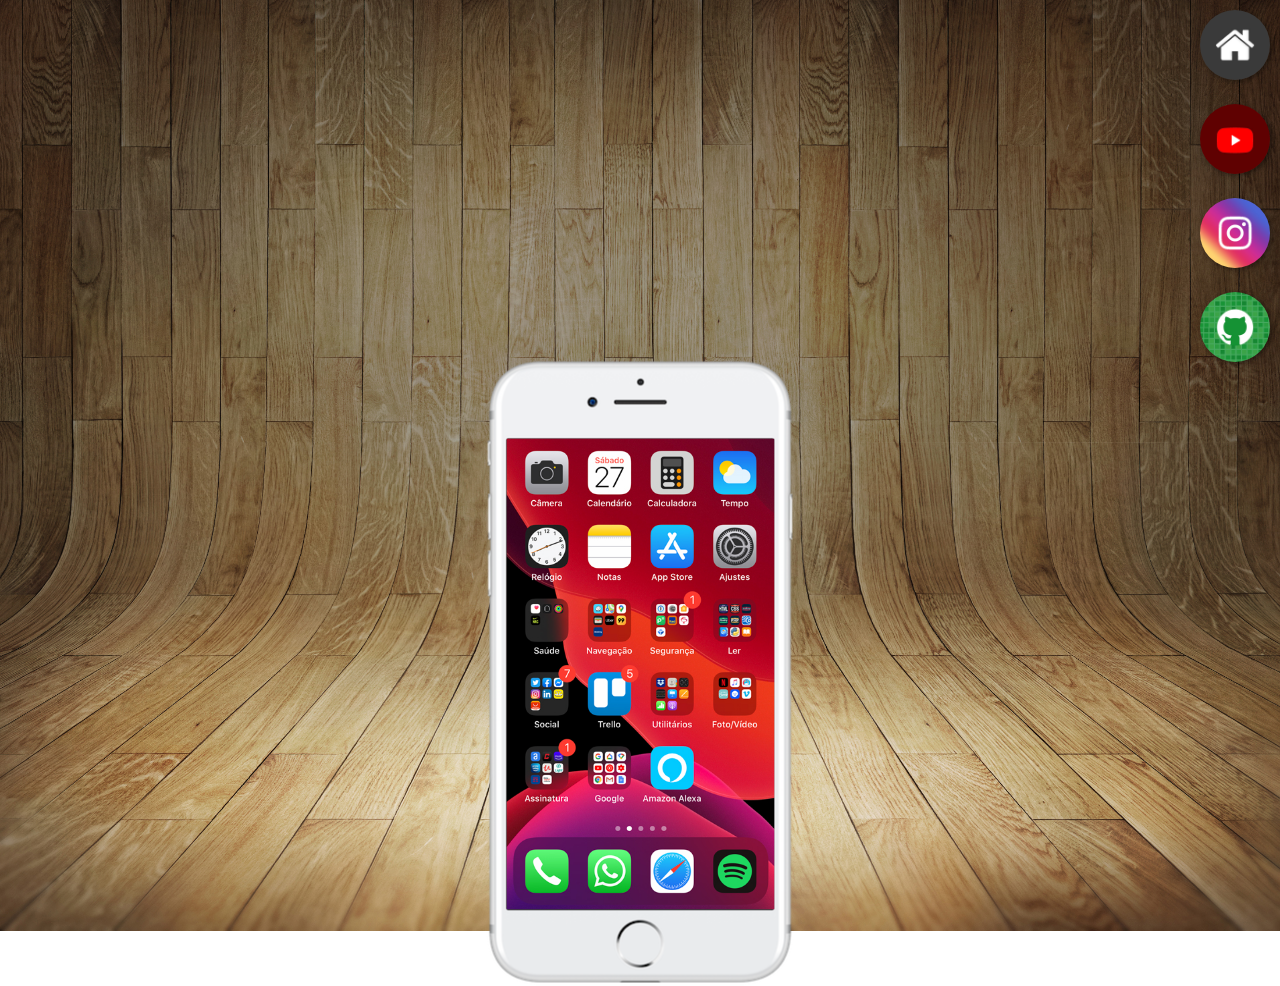
<file: index.html>
<!DOCTYPE html>
<html lang="pt-br">
<head>
    <meta charset="UTF-8">
    <meta name="viewport" content="width=device-width, initial-scale=1.0">
    <link rel="shortcut icon" href="favicon.ico" type="image/x-icon">
    <link rel="stylesheet" href="estilos/style.css">
    <title>Projeto Redes Socias</title>
</head>
<body>
    <main>
        <section class="telefone">
            <iframe src="home.html" frameborder="0" name="tela" id="tela" scrolling="auto">
                <p>Seu navegador não é compatível</p>
            </iframe>
        </section>

        <section class="rede-sociais">
            <a href="home.html" target="tela"><img src="imagens/logo-home.jpg" alt="Logo Home"></a> <br>

            <a href="yt.html" target="tela"> <img src="imagens/logo-youtube.jpg" alt="Logo Youtube"></a> <br>

            <a href="insta.html" target="tela"><img src="imagens/logo-instagram.jpg" alt="Logo Instagram"></a> <br>

            <a href="github.html" target="tela"> <img src="imagens/logo-github.jpg" alt="Logo Github"></a> <br>
            
        </section>
    </main>
</body>
</html>
</file>
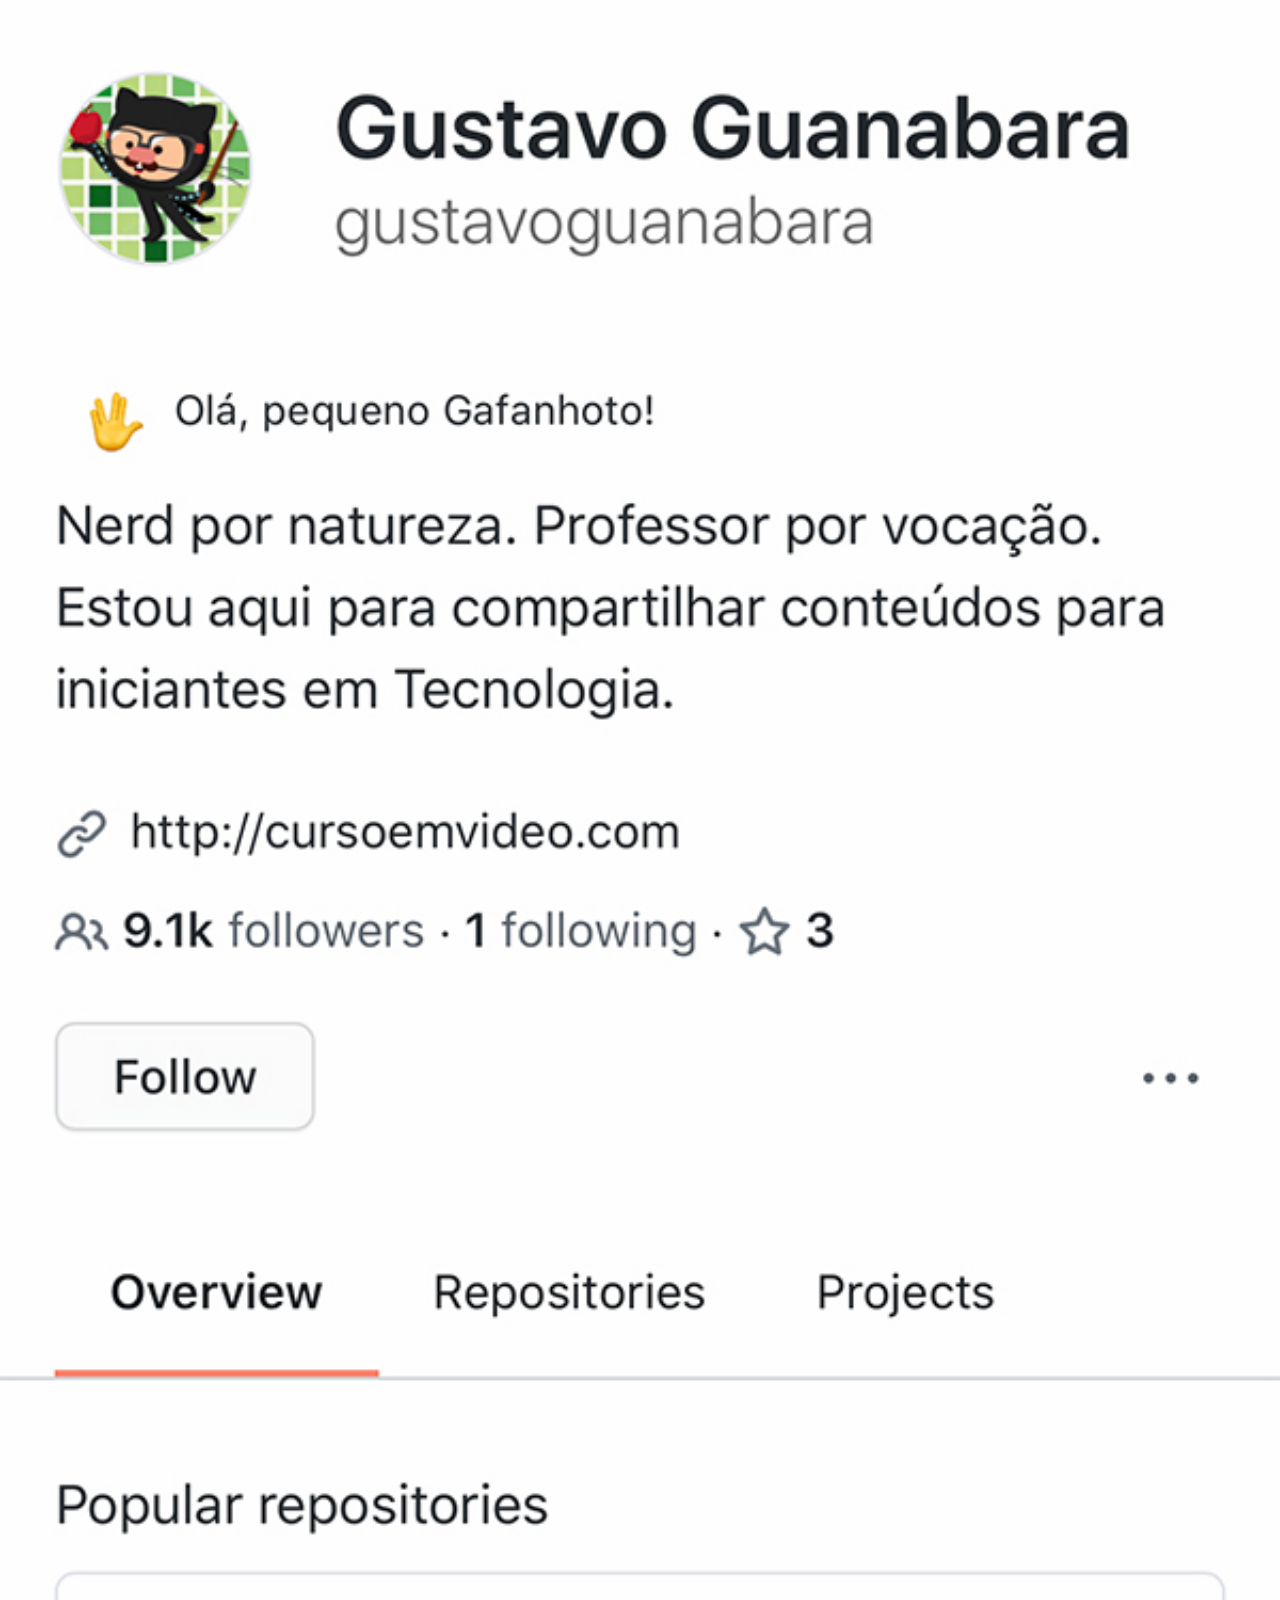
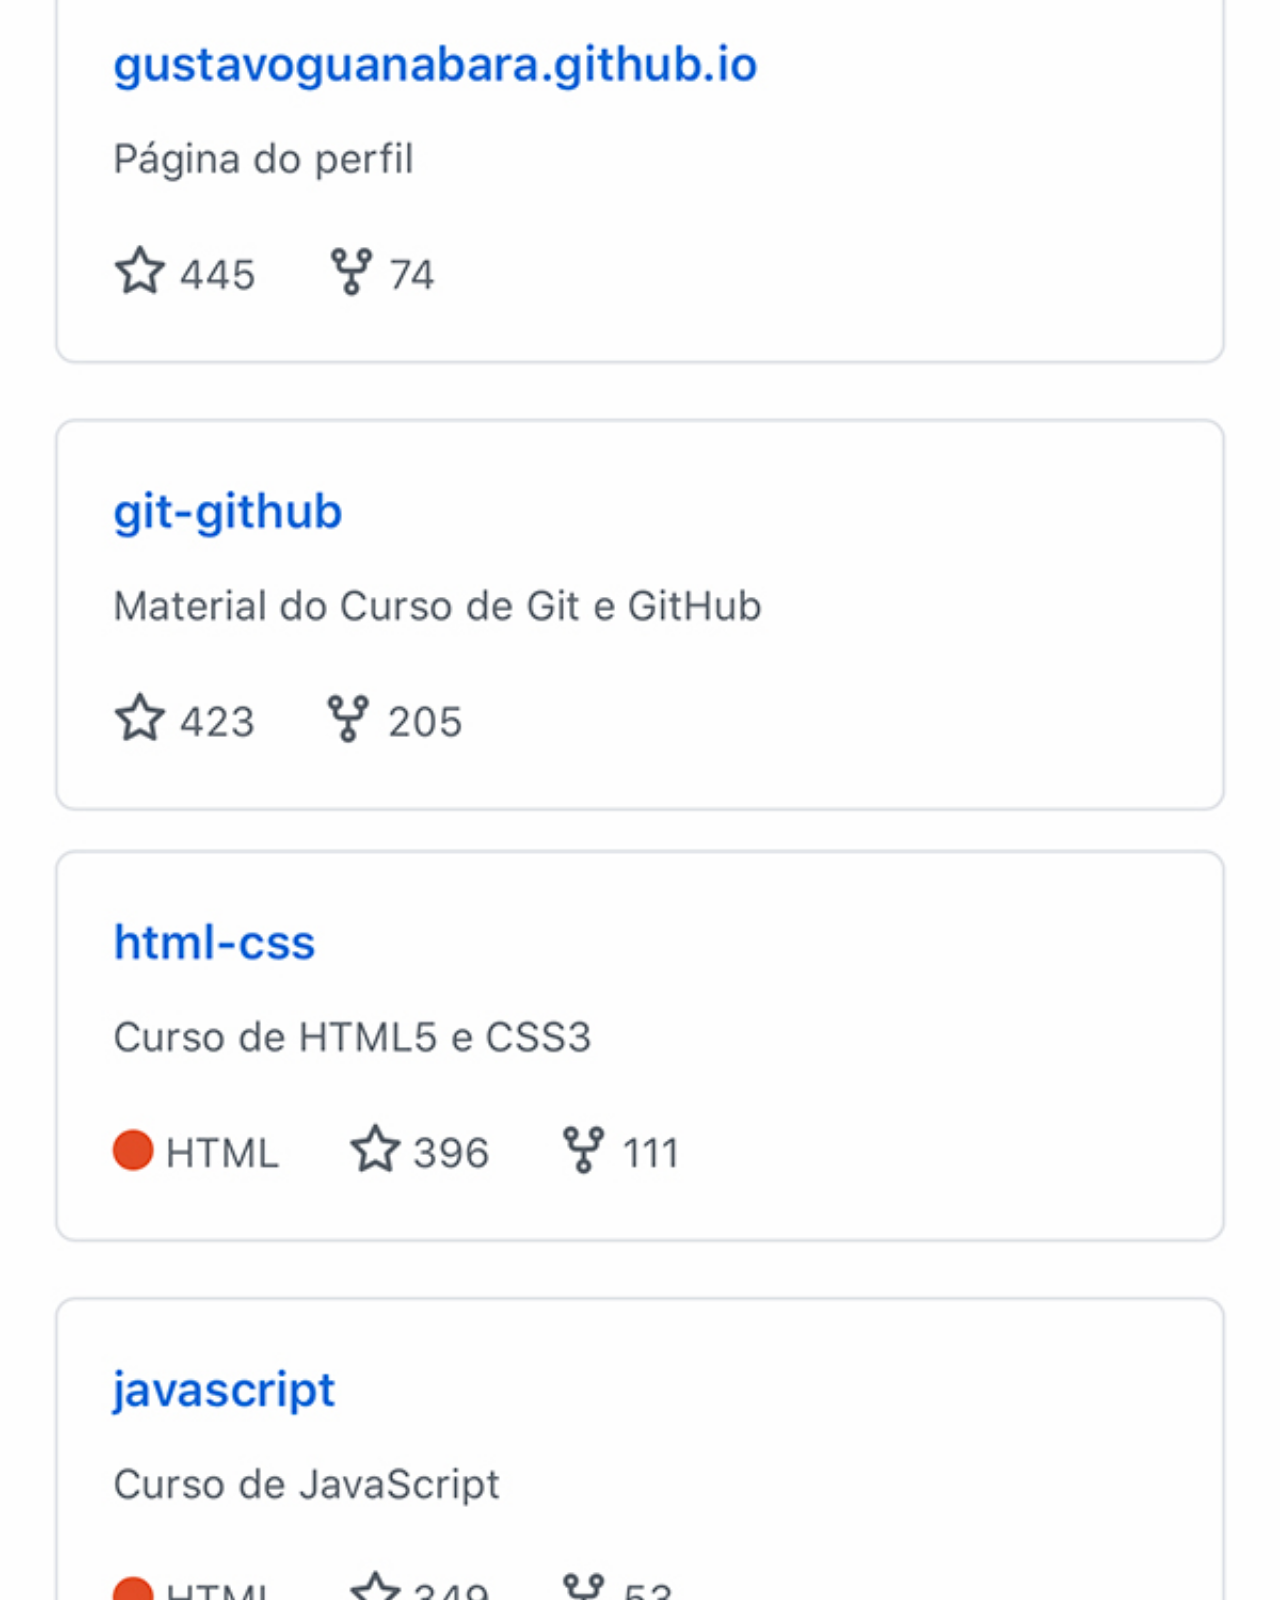
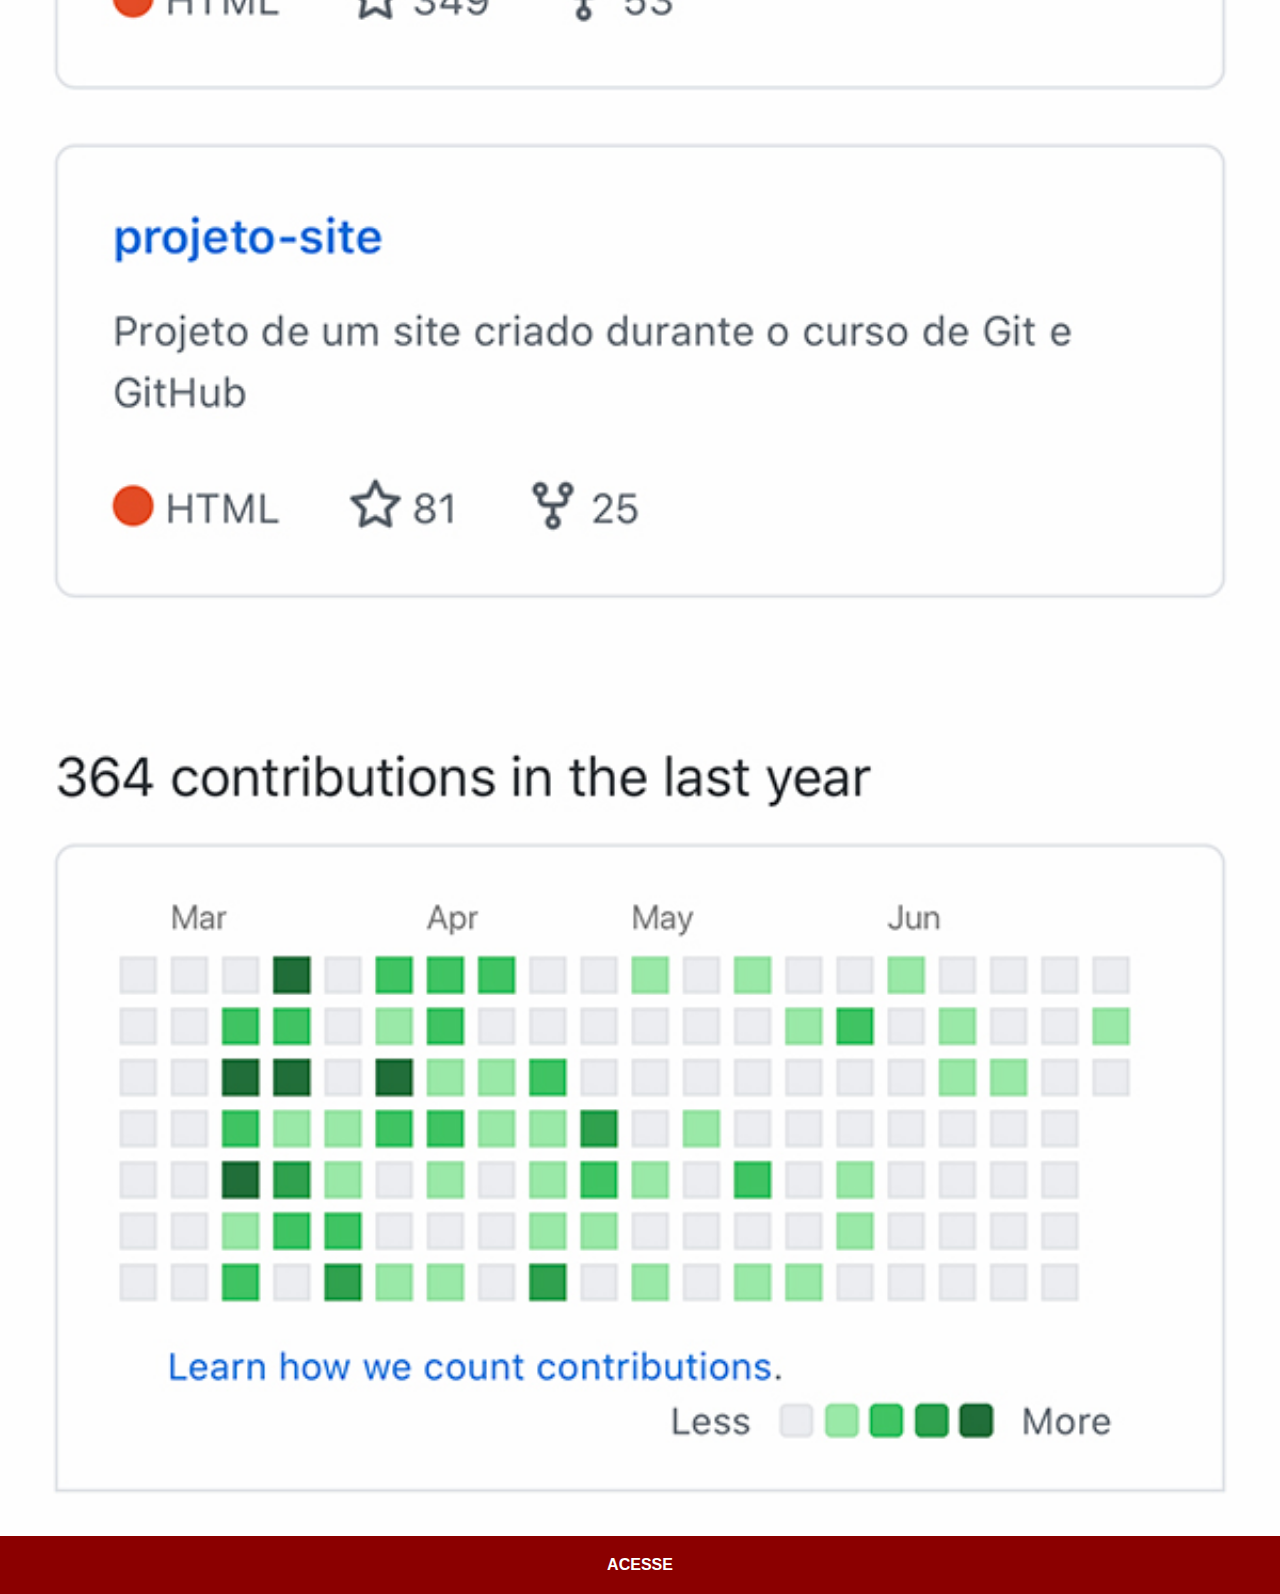
<file: github.html>
<!DOCTYPE html>
<html lang="pt-br">
<head>
    <meta charset="UTF-8">
    <meta name="viewport" content="width=device-width, initial-scale=1.0">
    <title>Github</title>
    <link rel="stylesheet" href="estilos/redes.css">
</head>
<body>
    <img src="imagens/tela-github.jpg" alt="Tela Github">
    <a href="https://github.com/giovannamajory/projeto-social" target="_blank">ACESSE</a>
</body>
</html>
</file>
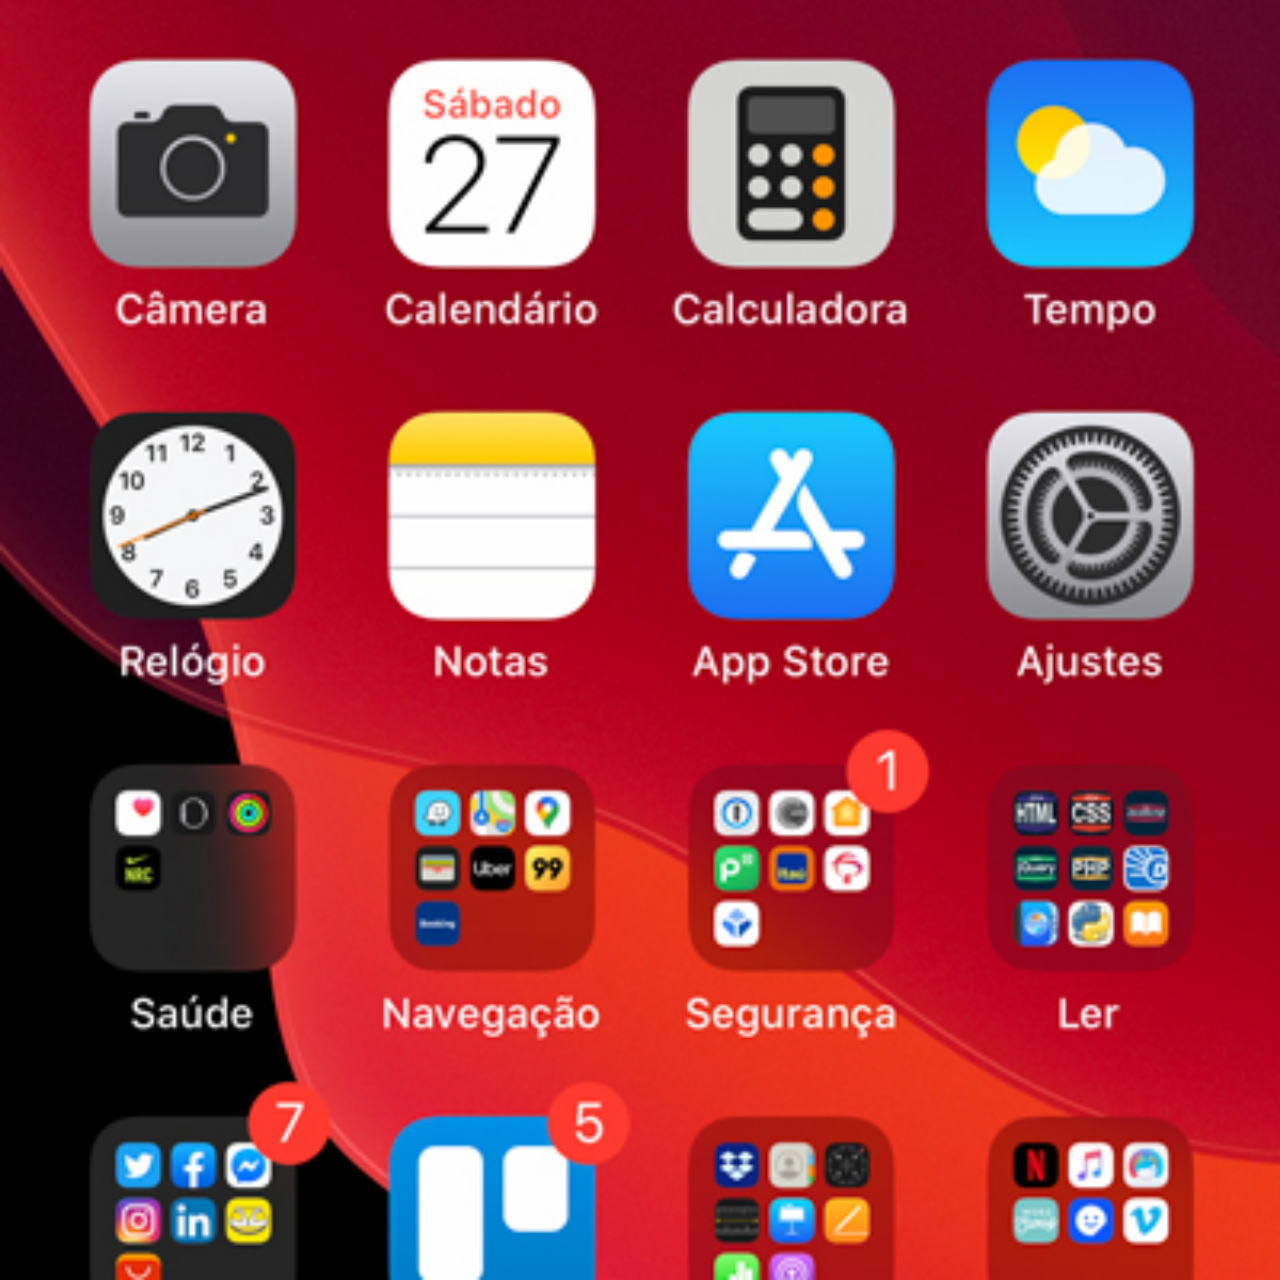
<file: home.html>
<!DOCTYPE html>
<html lang="pt-br">
<head>
    <meta charset="UTF-8">
    <meta name="viewport" content="width=device-width, initial-scale=1.0">
    <title>Home</title>
</head>
<style>
    *{
        margin: 0px;
        padding: 0px;
    }

    body{
        width: 100vw;
        height: 100vw;
        background: url('imagens/tela-home.jpg') no-repeat top center;
        background-size: cover;
    }
</style>
<body>
    
</body>
</html>
</file>
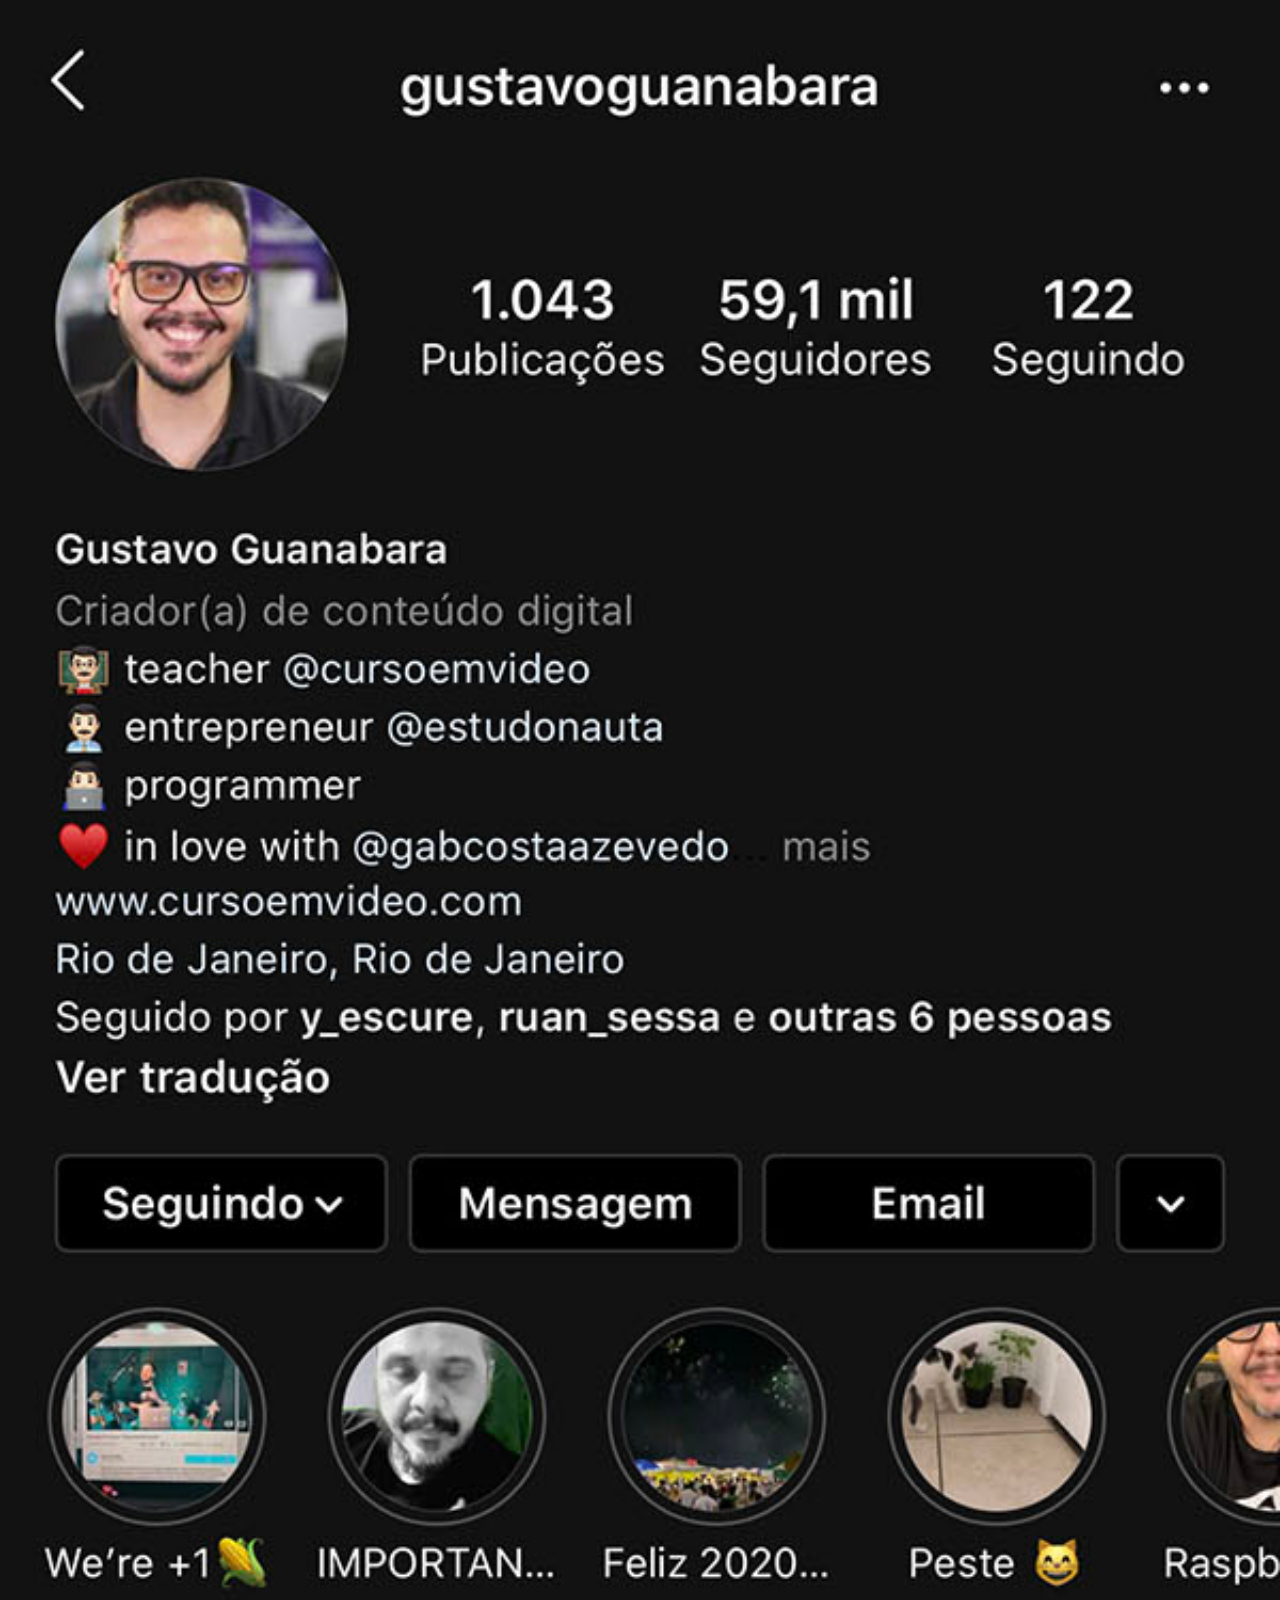
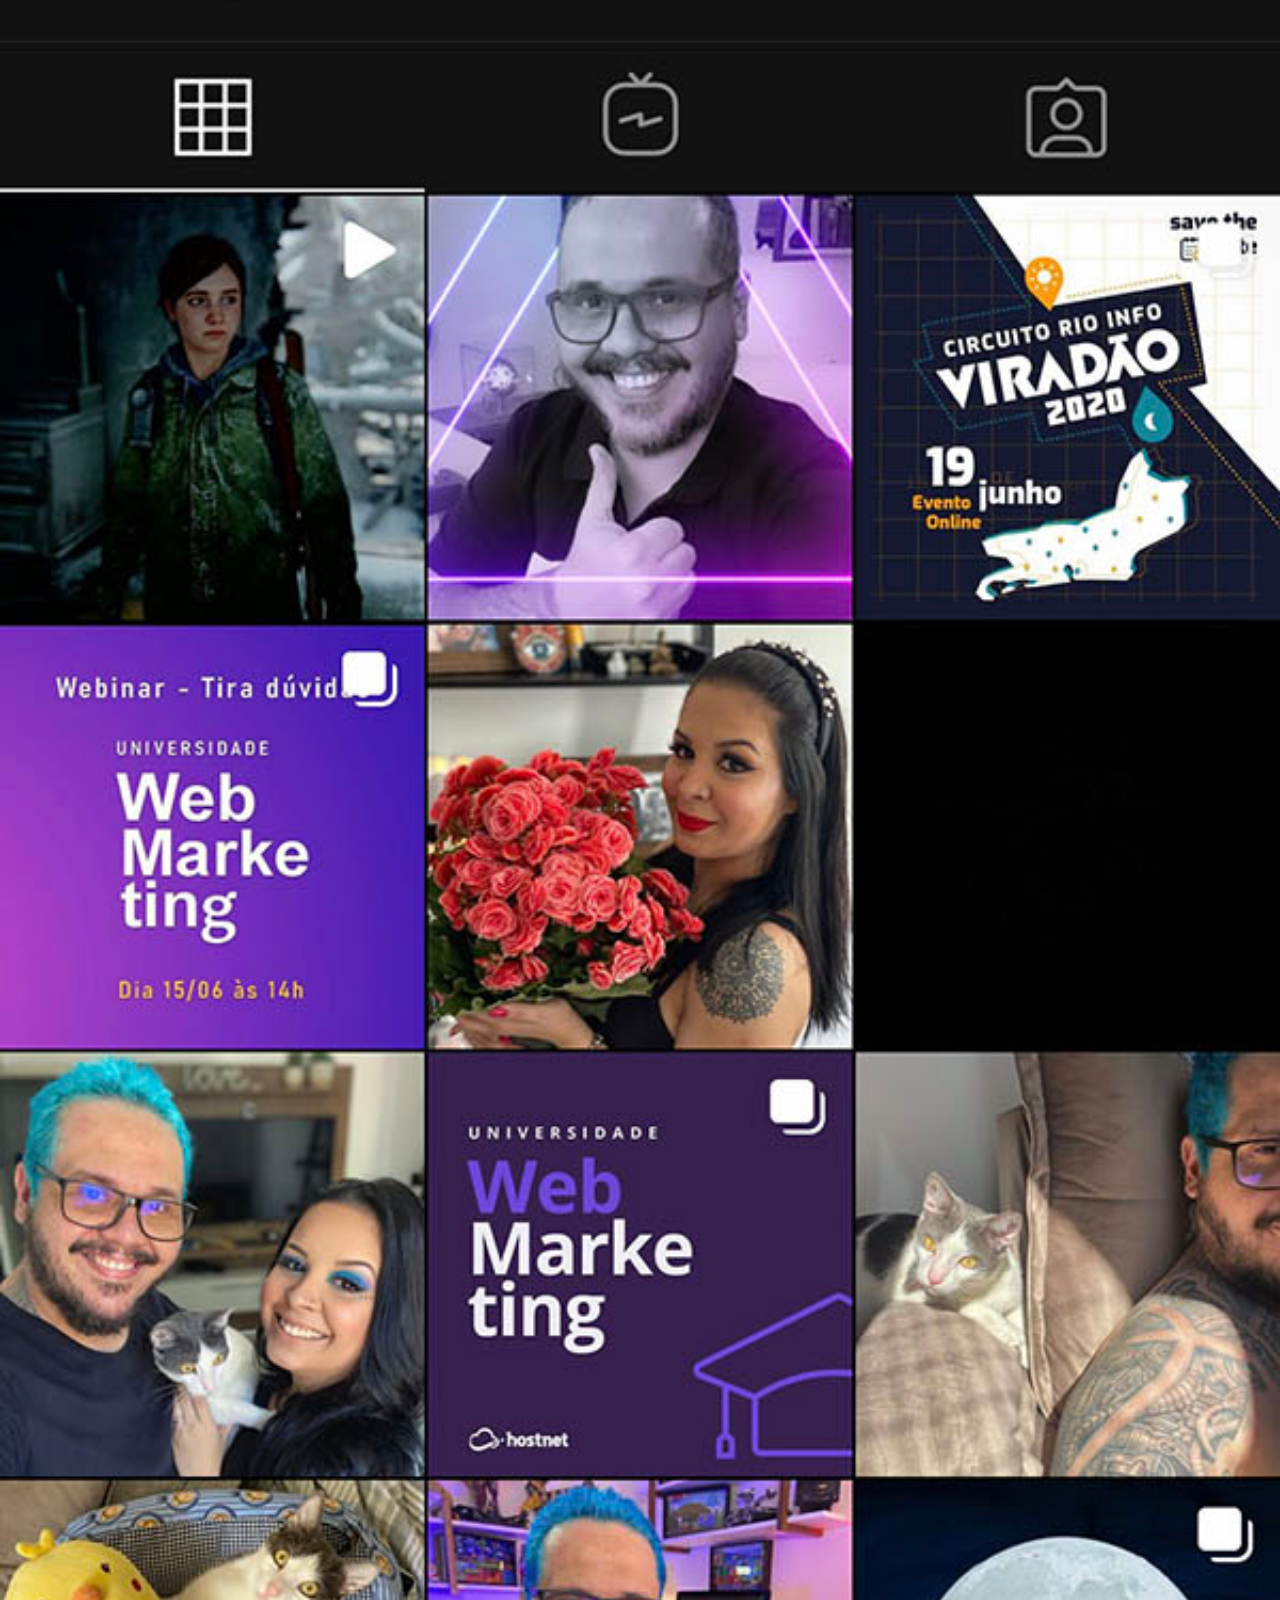
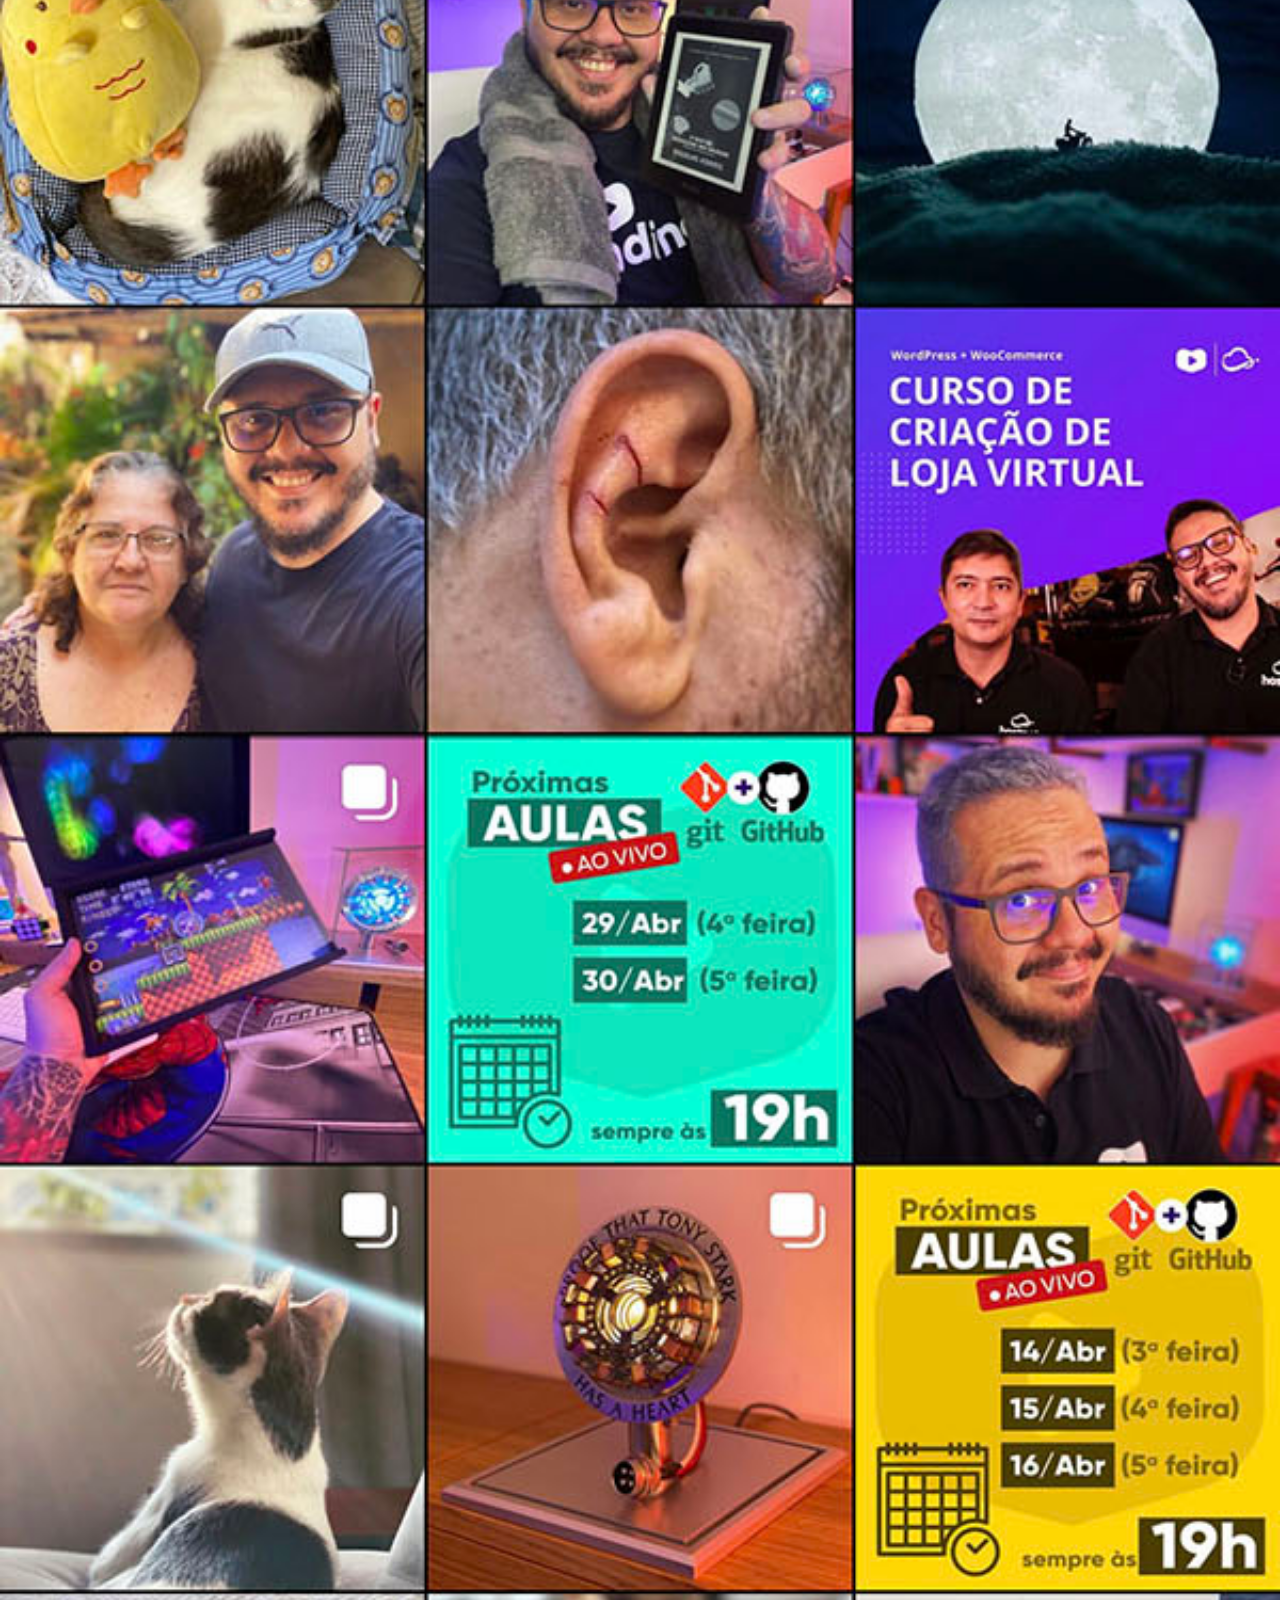
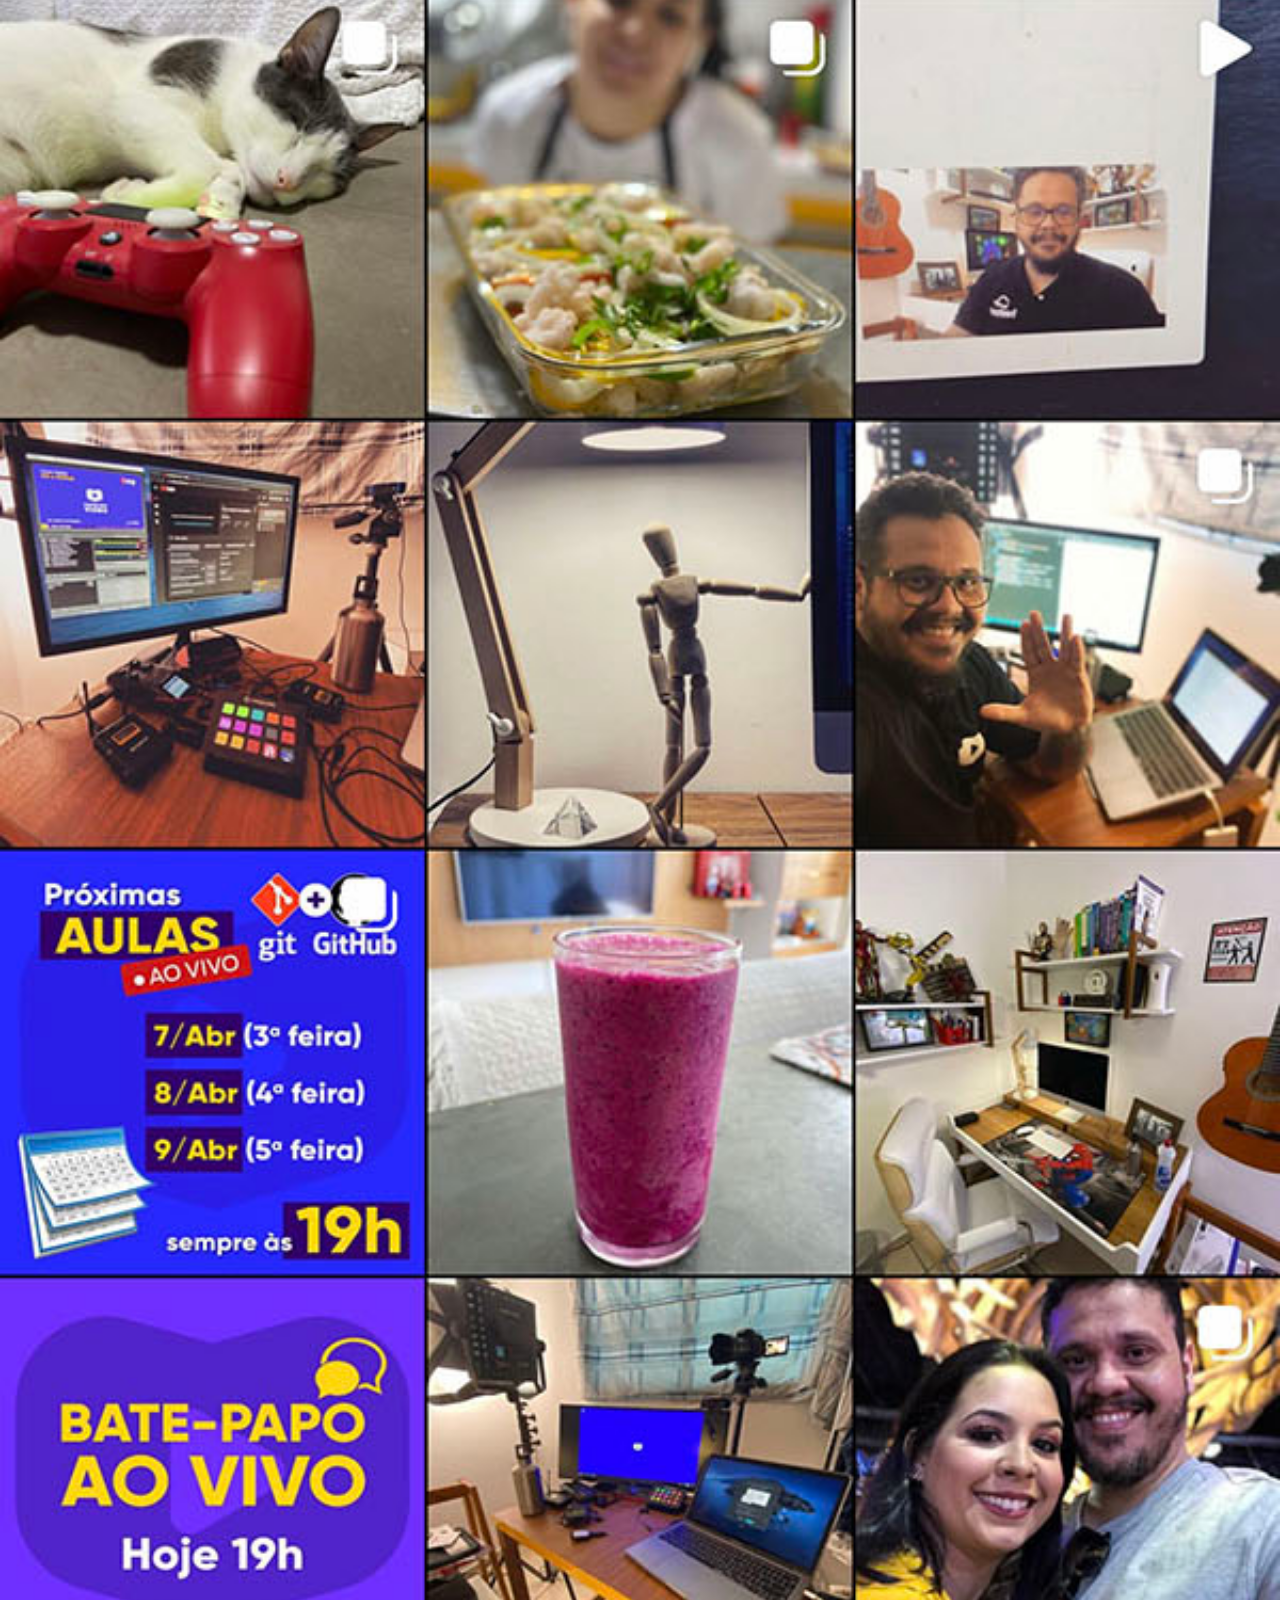
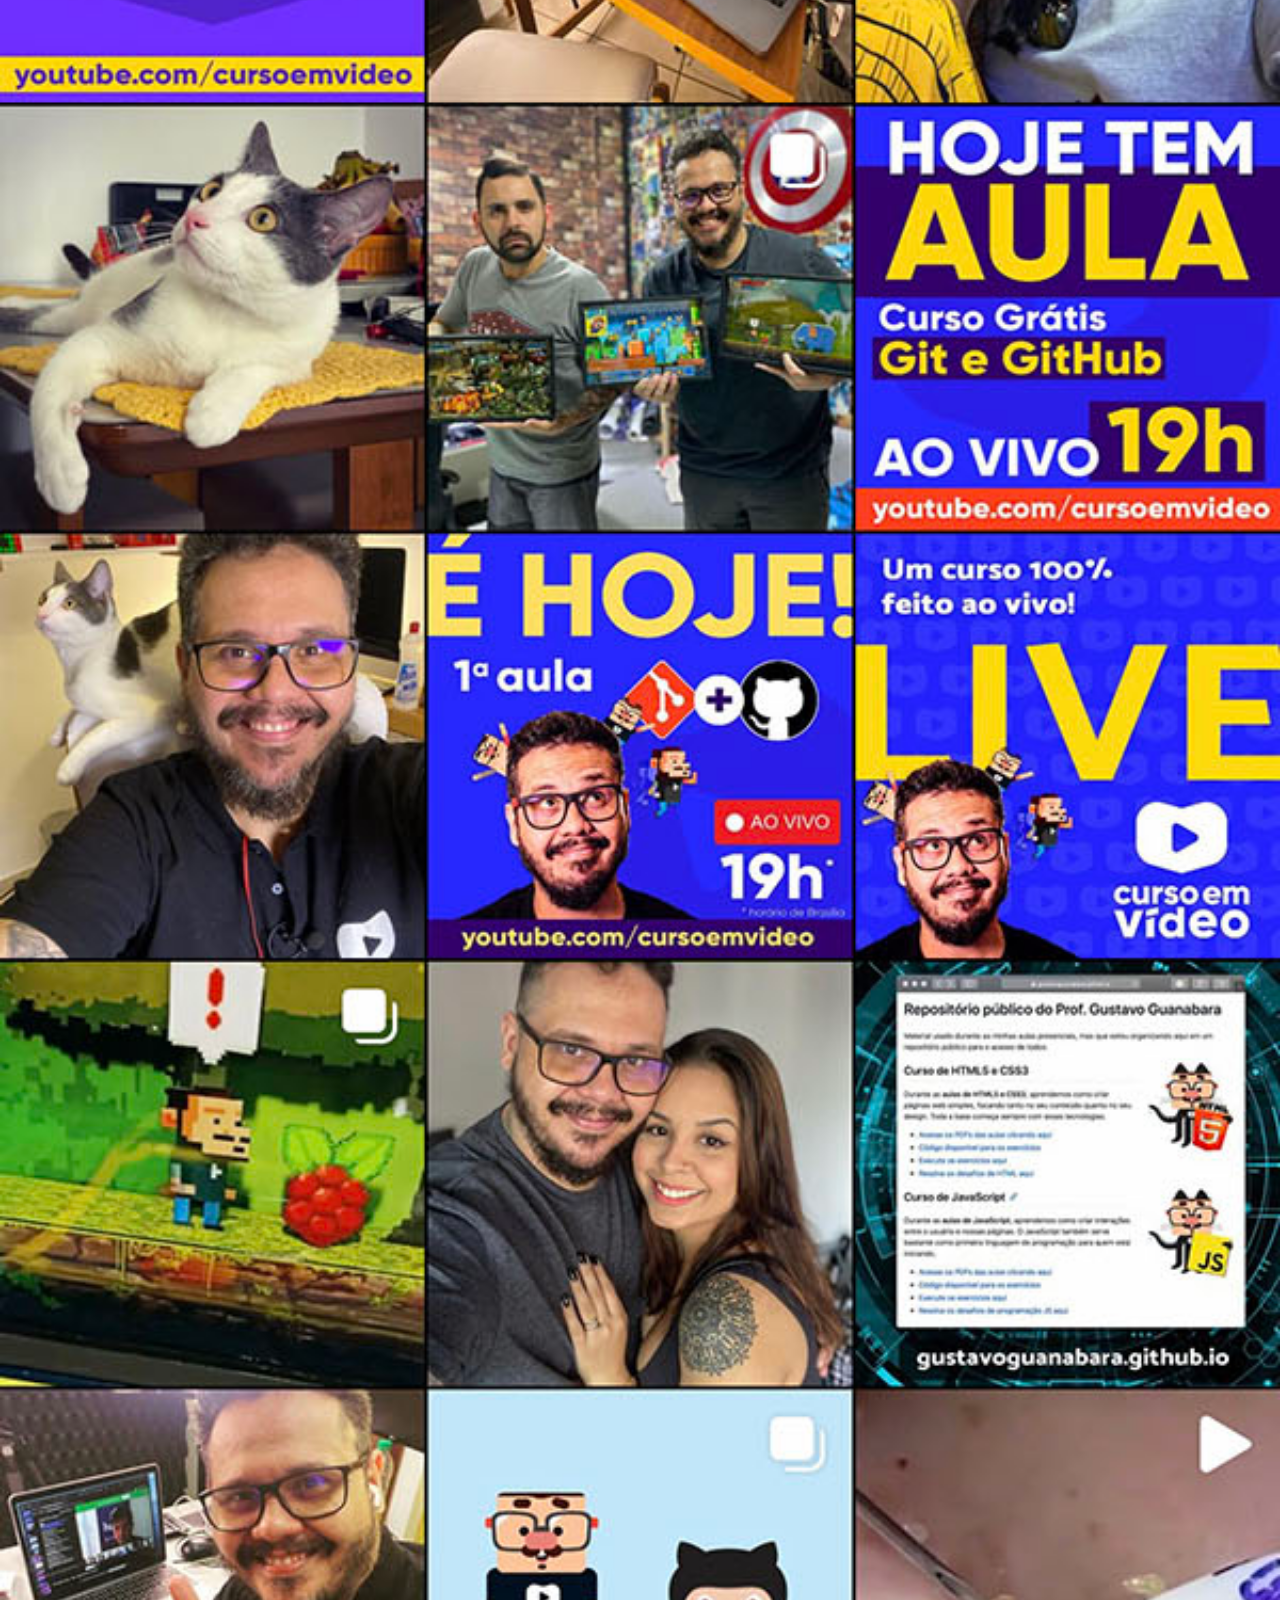
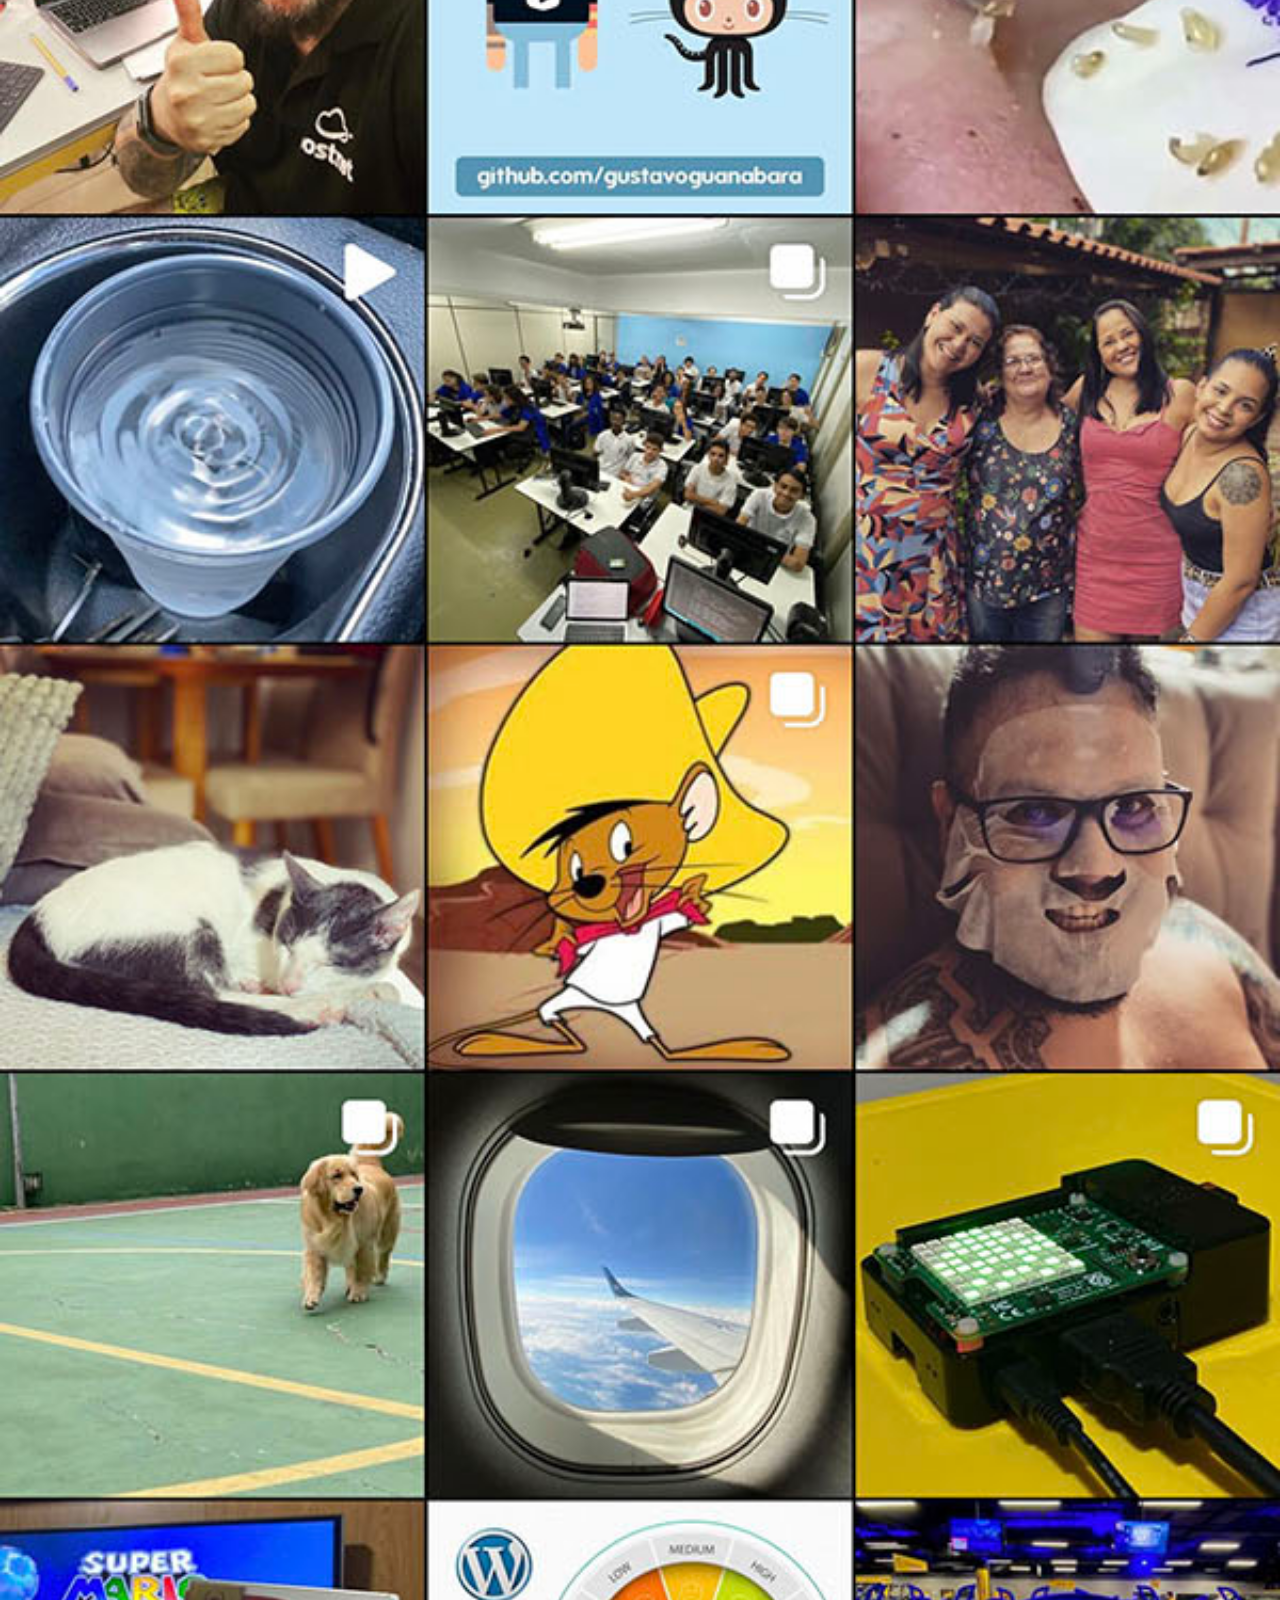
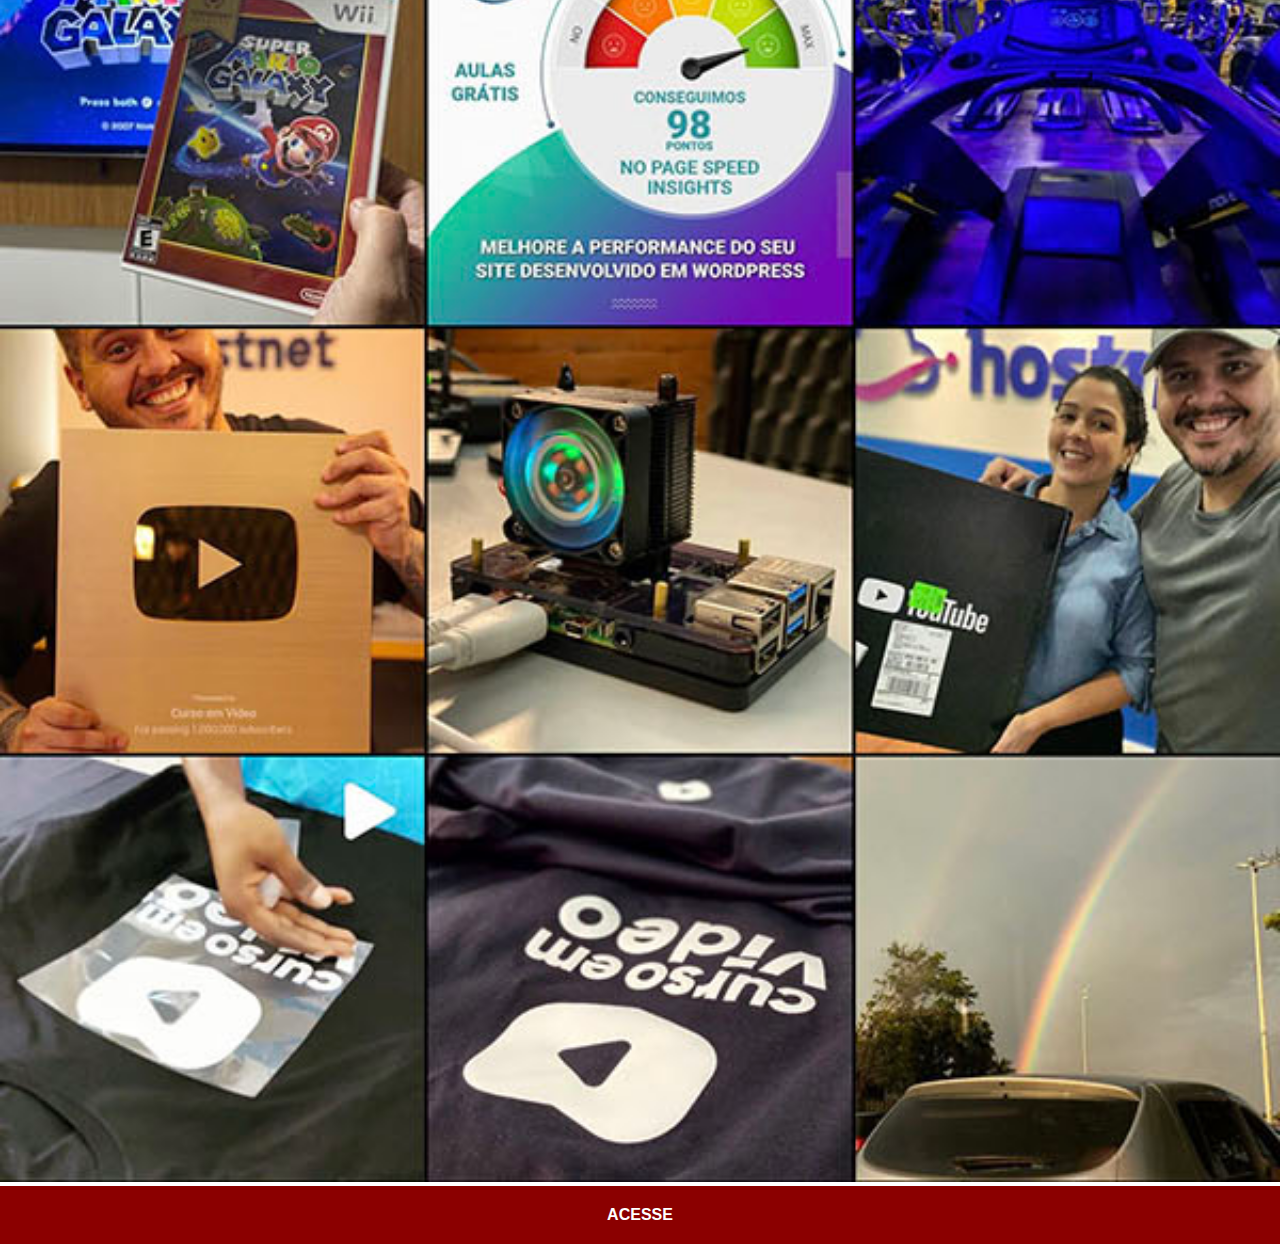
<file: insta.html>
<!DOCTYPE html>
<html lang="pt-br">
<head>
    <meta charset="UTF-8">
    <meta name="viewport" content="width=device-width, initial-scale=1.0">
    <title>Instagram</title>
    <link rel="stylesheet" href="estilos/redes.css">
</head>
<body>
    <img src="imagens/tela-instagram.jpg" alt="Instagram">
    <a href="https://instagram.com/gmajory?igshid=OGQ5ZDc2ODk2ZA==" target="_blank">ACESSE</a>
</body>
</html>
</file>
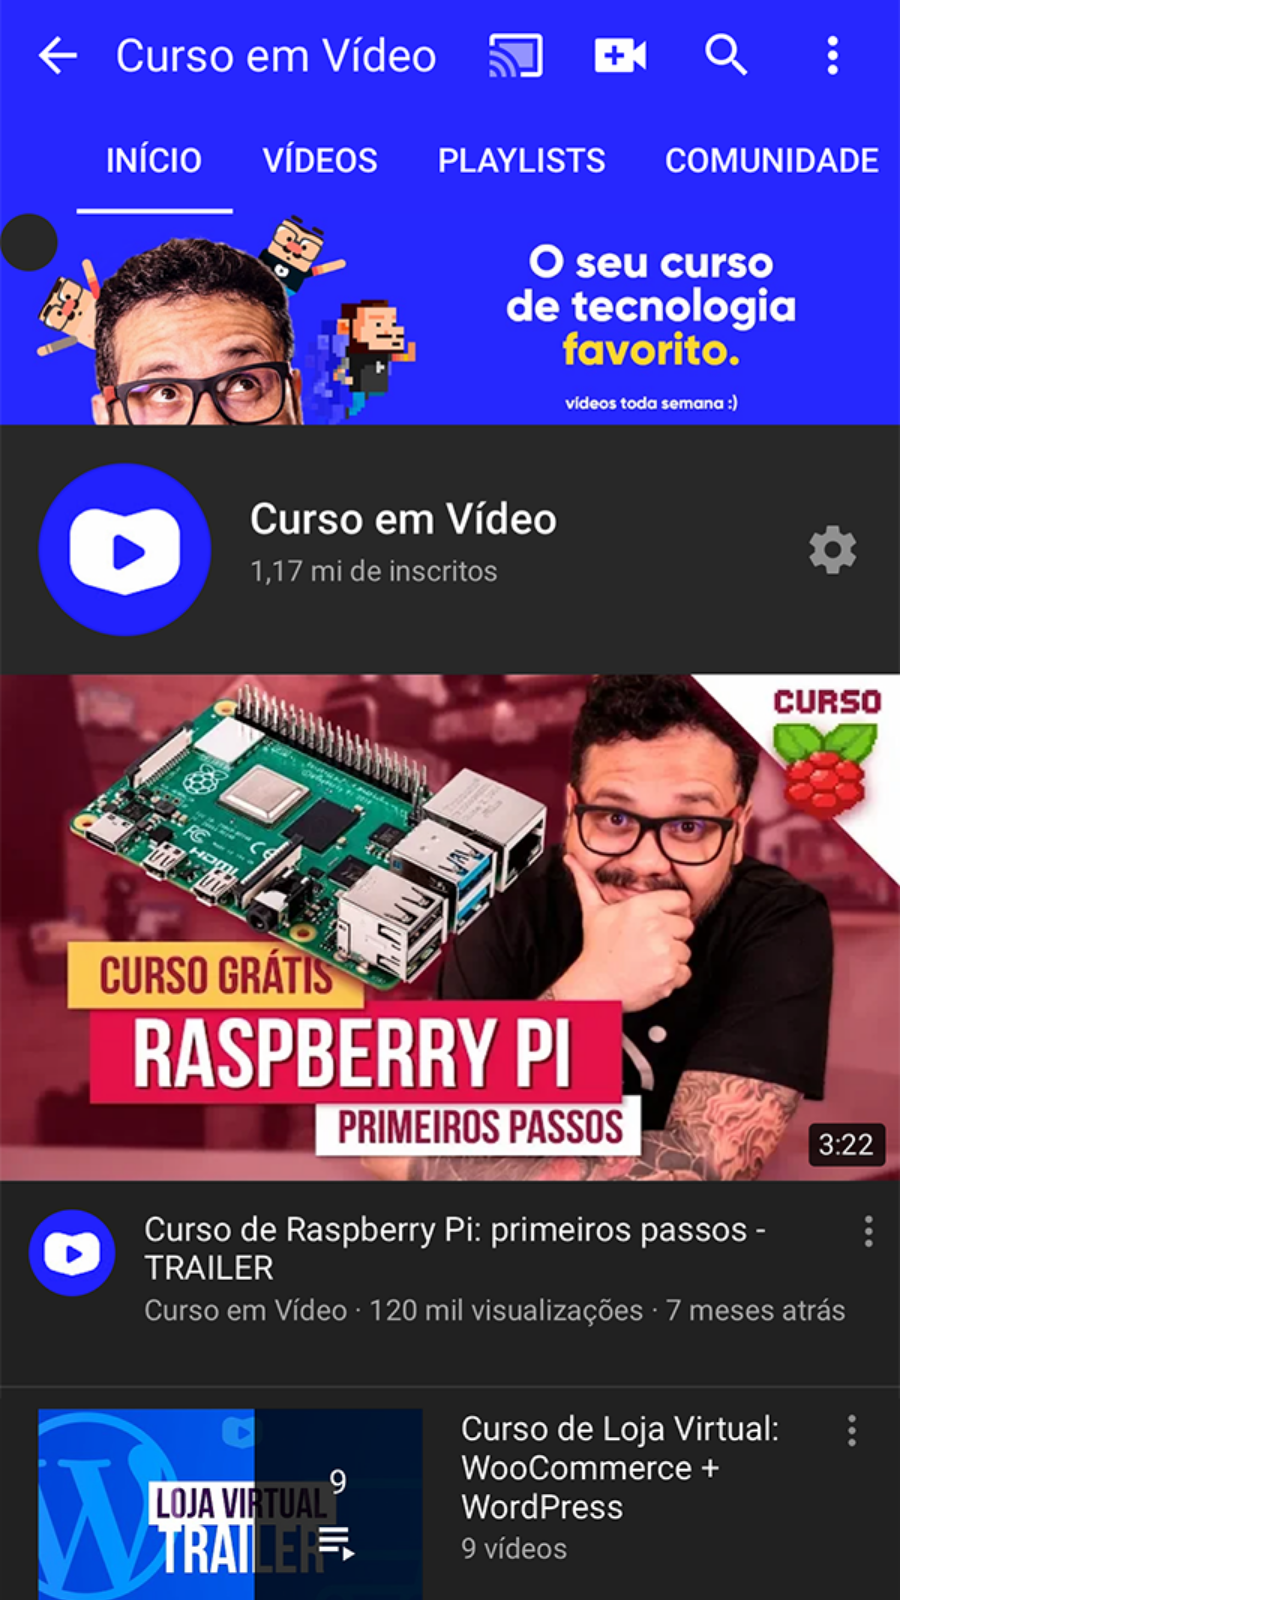
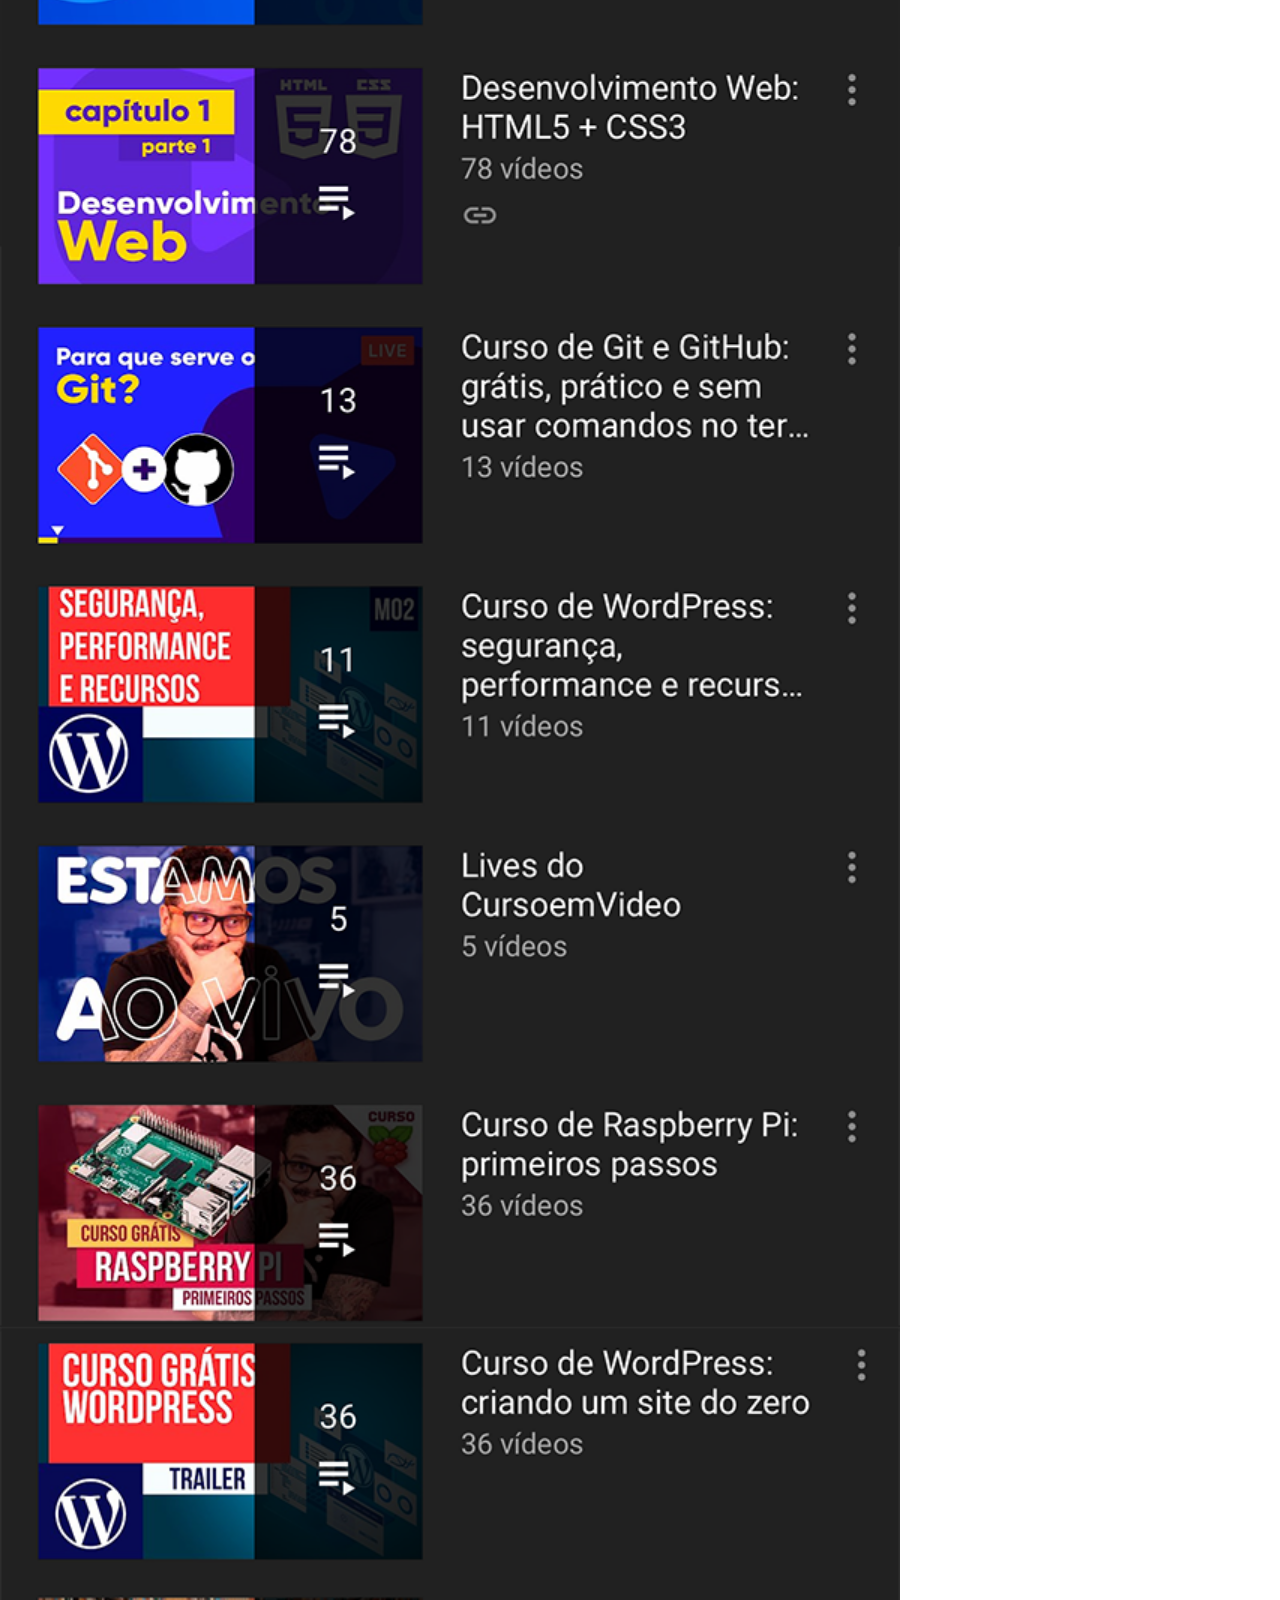
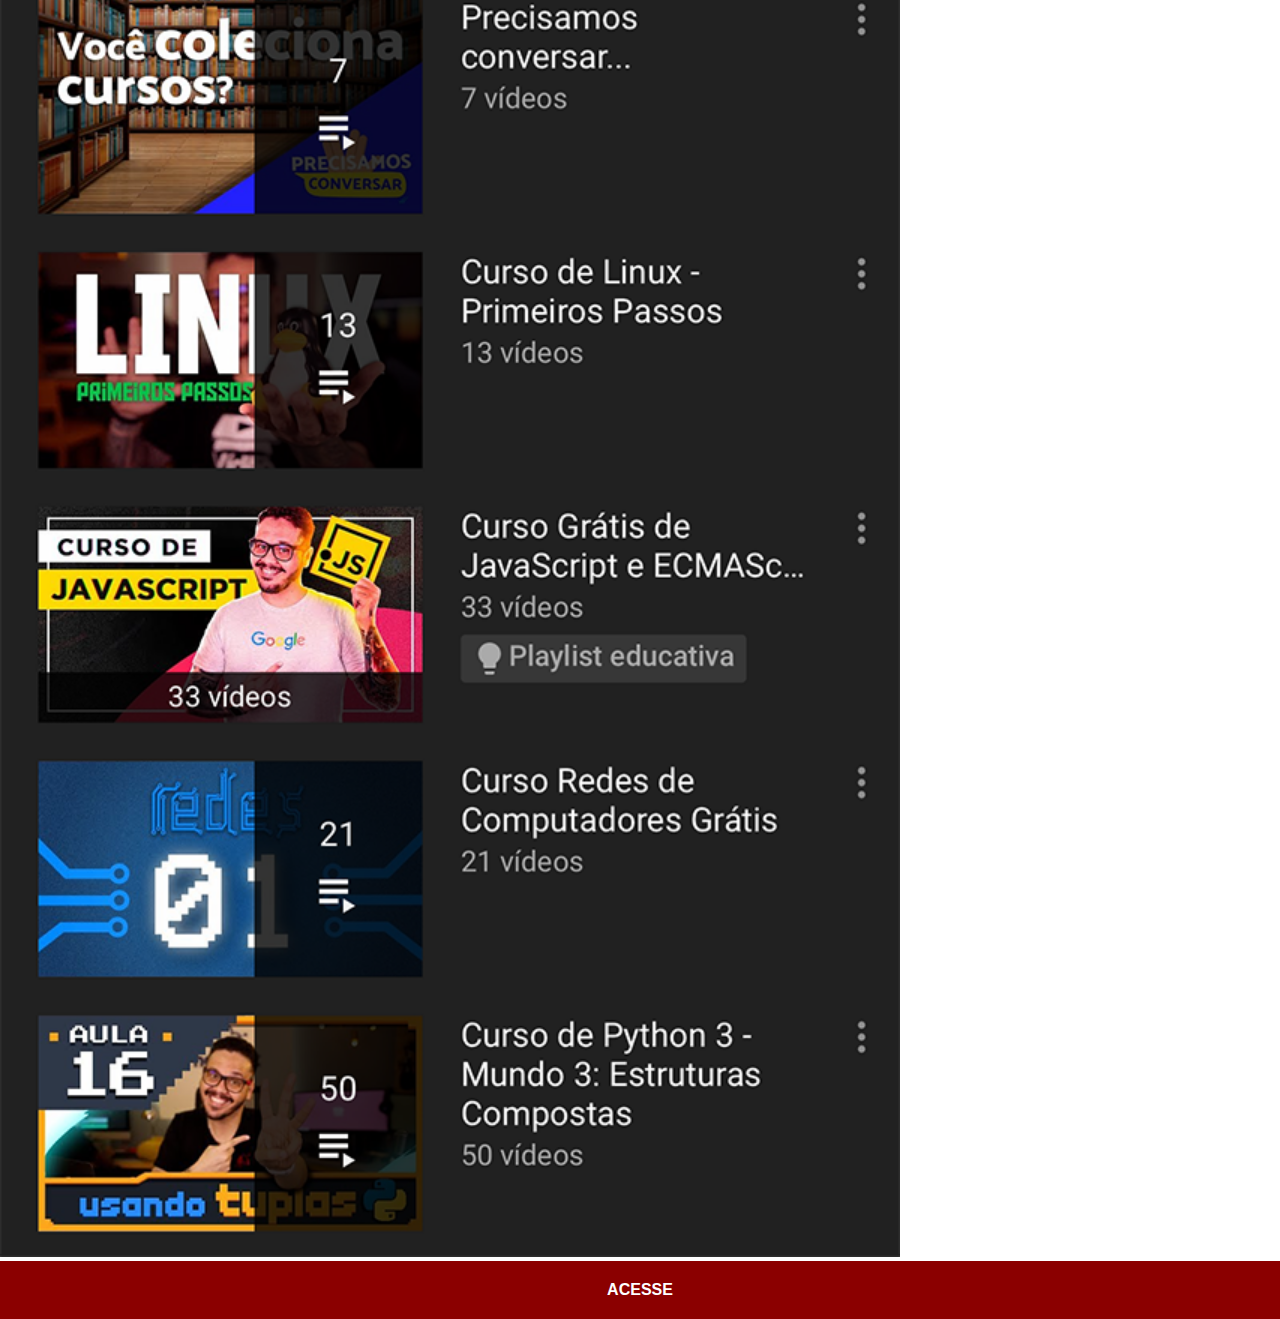
<file: yt.html>
<!DOCTYPE html>
<html lang="pt-br">
<head>
    <meta charset="UTF-8">
    <meta name="viewport" content="width=device-width, initial-scale=1.0">
    <title>Youtube</title>
    <style>
        *{
            margin: 0px;
            padding: 0px;
            font-family: Arial, Helvetica, sans-serif;
        }

        ::-webkit-scrollbar{
            width: 0px;
            height: 0px;
        }

        img{
            width: 100vh;
        }

        a { 
            display: block;
            background-color: darkred;
            color: white;
            padding: 20px;
            text-align: center;
            font-weight: bolder;
            text-decoration: none;
        }

    </style>
</head>
<body>
    <img src="imagens/tela-youtube.png" alt="Youtube">
    <a href="https://www.youtube.com/user/cursoemvideo/playlist" target="_blank">ACESSE</a>

</body>
</html>
</file>
<file: estilos/style.css>
@charset "UFT-8";

* {
    font-family: Arial, Helvetica, sans-serif;
    padding: 0px;
    margin: 0px;
}

html, body{
    height: 100vh;
    width: 100vw;

}

body{
    background: url(../imagens/fundo-madeira.jpg) no-repeat top center;
    background-size: cover;
    background-attachment: fixed;
}

main {
    height: 10vh;
    position: relative;
}


.telefone{
    position: absolute;
    top: 50%;
    left: 50%;
    transform: translate(-50%, 50%);


    height: 627px;
    width: 311px;
    background-color: purple;
    background: url(../imagens/frame-iphone.png) no-repeat;
    
}

#tela{
    position: relative;
    top: 80px;
    left: 22px;
    width: 268px;
    height: 471px;
    
}

.rede-sociais{
    text-align: right;
}


.rede-sociais img{
    width: 70px;
    margin: 10px;
    border-radius: 50%;
    box-shadow: 2px 2px 5px rgba(0, 0, 0, 0.411);
    box-sizing: border-box;

}


.rede-sociais img:hover{
    border: 2px solid rgb(255, 255, 255);
    transform: translate(-3px, -3px);
    box-shadow: 5px 5px 10px rgba(0, 0, 0, 0.459);
    transition: transform 0.3s, border .8s;
}
</file>
<file: estilos/redes.css>
@charset "UTF-8";

*{
    margin: 0px;
    padding: 0px;
    font-family: Arial, Helvetica, sans-serif;
}

::-webkit-scrollbar{
    width: 0px;
    height: 0px;
}

img{
    width: 100vw;
}

a { 
    display: block;
    background-color: darkred;
    color: white;
    padding: 20px;
    text-align: center;
    font-weight: bolder;
    text-decoration: none;
}


a:hover{
    background-color: red;
}
</file>
